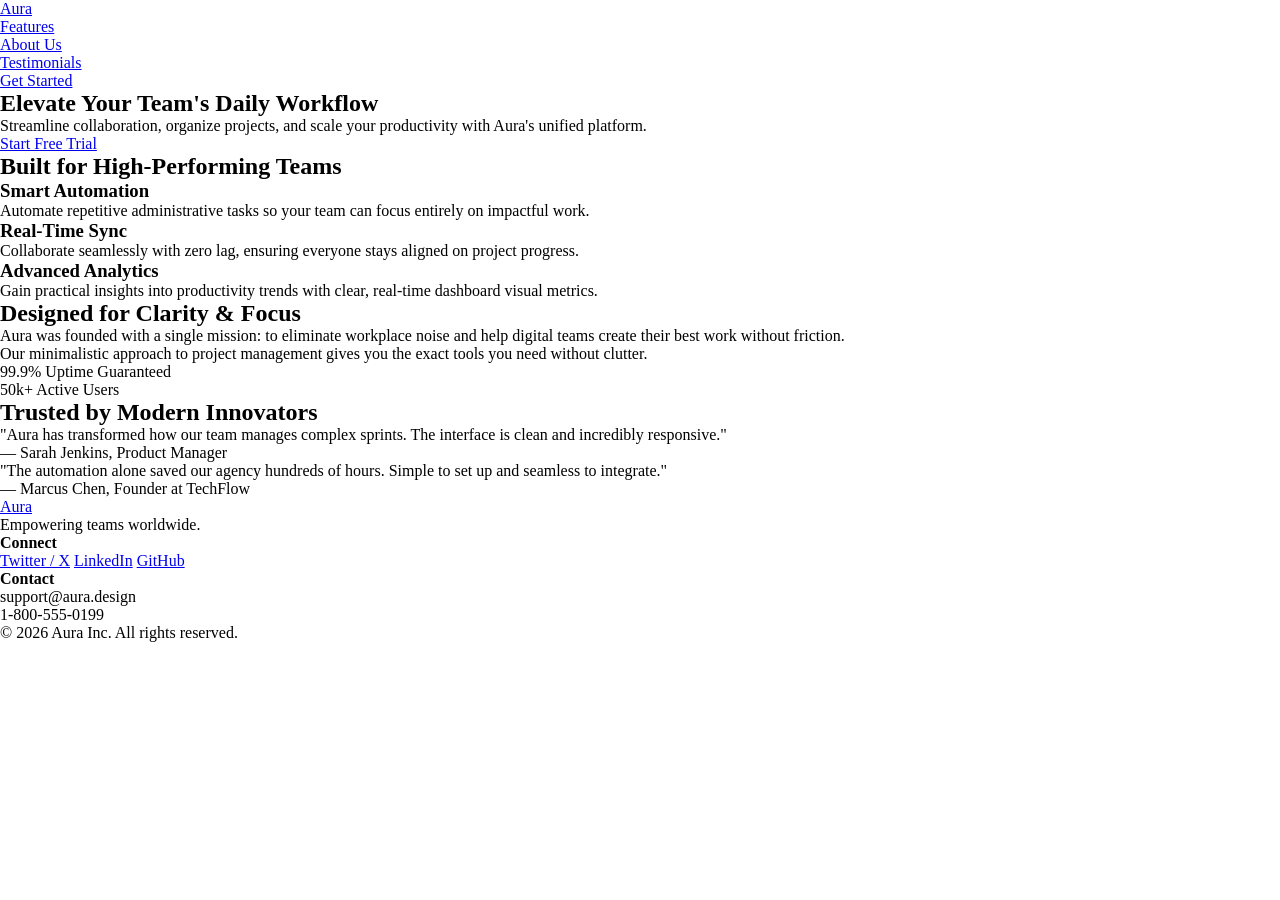
<file: task 1/index.html>
<!DOCTYPE html>
<html lang="en">
<head>
  <meta charset="UTF-8">
  <meta name="viewport" content="width=device-width, initial-scale=1.0">
  <title>Aura — Modern Workspace Solutions</title>
  <link rel="stylesheet" href="styles.css">
  <link rel="preconnect" href="https://fonts.googleapis.com">
  <link rel="preconnect" href="https://fonts.gstatic.com" crossorigin>
  <link href="https://fonts.googleapis.com/css2?family=Inter:wght@400;600;700&display=swap" rel="stylesheet">
</head>
<body>

  <!-- Sticky Navigation Bar -->
  <header class="navbar">
    <div class="nav-container">
      <a href="#" class="logo">Aura</a>
      <nav>
        <ul class="nav-links">
          <li><a href="#features">Features</a></li>
          <li><a href="#about">About Us</a></li>
          <li><a href="#testimonials">Testimonials</a></li>
        </ul>
      </nav>
      <a href="#about" class="btn btn-primary nav-btn">Get Started</a>
    </div>
  </header>

  <main>
    <!-- Hero Section -->
    <section class="hero">
      <div class="container hero-content">
        <h1 class="hero-title">Elevate Your Team's Daily Workflow</h1>
        <p class="hero-subtitle">Streamline collaboration, organize projects, and scale your productivity with Aura's unified platform.</p>
        <a href="#about" class="btn btn-primary btn-large">Start Free Trial</a>
      </div>
    </section>

    <!-- Content Section 1: Features -->
    <section id="features" class="section">
      <div class="container">
        <h2 class="section-title">Built for High-Performing Teams</h2>
        <div class="grid grid-3">
          <div class="card">
            <h3>Smart Automation</h3>
            <p>Automate repetitive administrative tasks so your team can focus entirely on impactful work.</p>
          </div>
          <div class="card">
            <h3>Real-Time Sync</h3>
            <p>Collaborate seamlessly with zero lag, ensuring everyone stays aligned on project progress.</p>
          </div>
          <div class="card">
            <h3>Advanced Analytics</h3>
            <p>Gain practical insights into productivity trends with clear, real-time dashboard visual metrics.</p>
          </div>
        </div>
      </div>
    </section>

    <!-- Content Section 2: About Us -->
    <section id="about" class="section section-alt">
      <div class="container">
        <div class="about-grid">
          <div class="about-text">
            <h2 class="section-title text-left">Designed for Clarity & Focus</h2>
            <p>Aura was founded with a single mission: to eliminate workplace noise and help digital teams create their best work without friction.</p>
            <p>Our minimalistic approach to project management gives you the exact tools you need without clutter.</p>
          </div>
          <div class="about-stat-box">
            <div class="stat">
              <span class="stat-number">99.9%</span>
              <span class="stat-label">Uptime Guaranteed</span>
            </div>
            <div class="stat">
              <span class="stat-number">50k+</span>
              <span class="stat-label">Active Users</span>
            </div>
          </div>
        </div>
      </div>
    </section>

    <!-- Content Section 3: Testimonials -->
    <section id="testimonials" class="section">
      <div class="container">
        <h2 class="section-title">Trusted by Modern Innovators</h2>
        <div class="grid grid-2">
          <div class="card testimonial-card">
            <p class="testimonial-text">"Aura has transformed how our team manages complex sprints. The interface is clean and incredibly responsive."</p>
            <p class="testimonial-author">— Sarah Jenkins, Product Manager</p>
          </div>
          <div class="card testimonial-card">
            <p class="testimonial-text">"The automation alone saved our agency hundreds of hours. Simple to set up and seamless to integrate."</p>
            <p class="testimonial-author">— Marcus Chen, Founder at TechFlow</p>
          </div>
        </div>
      </div>
    </section>
  </main>

  <!-- Footer -->
  <footer class="footer">
    <div class="container footer-content">
      <div class="footer-brand">
        <a href="#" class="logo logo-footer">Aura</a>
        <p>Empowering teams worldwide.</p>
      </div>
      <div class="footer-links">
        <h4>Connect</h4>
        <a href="#">Twitter / X</a>
        <a href="#">LinkedIn</a>
        <a href="#">GitHub</a>
      </div>
      <div class="footer-contact">
        <h4>Contact</h4>
        <p>support@aura.design</p>
        <p>1-800-555-0199</p>
      </div>
    </div>
    <div class="footer-bottom">
      <p>&copy; 2026 Aura Inc. All rights reserved.</p>
    </div>
  </footer>

</body>
</html>
</file>
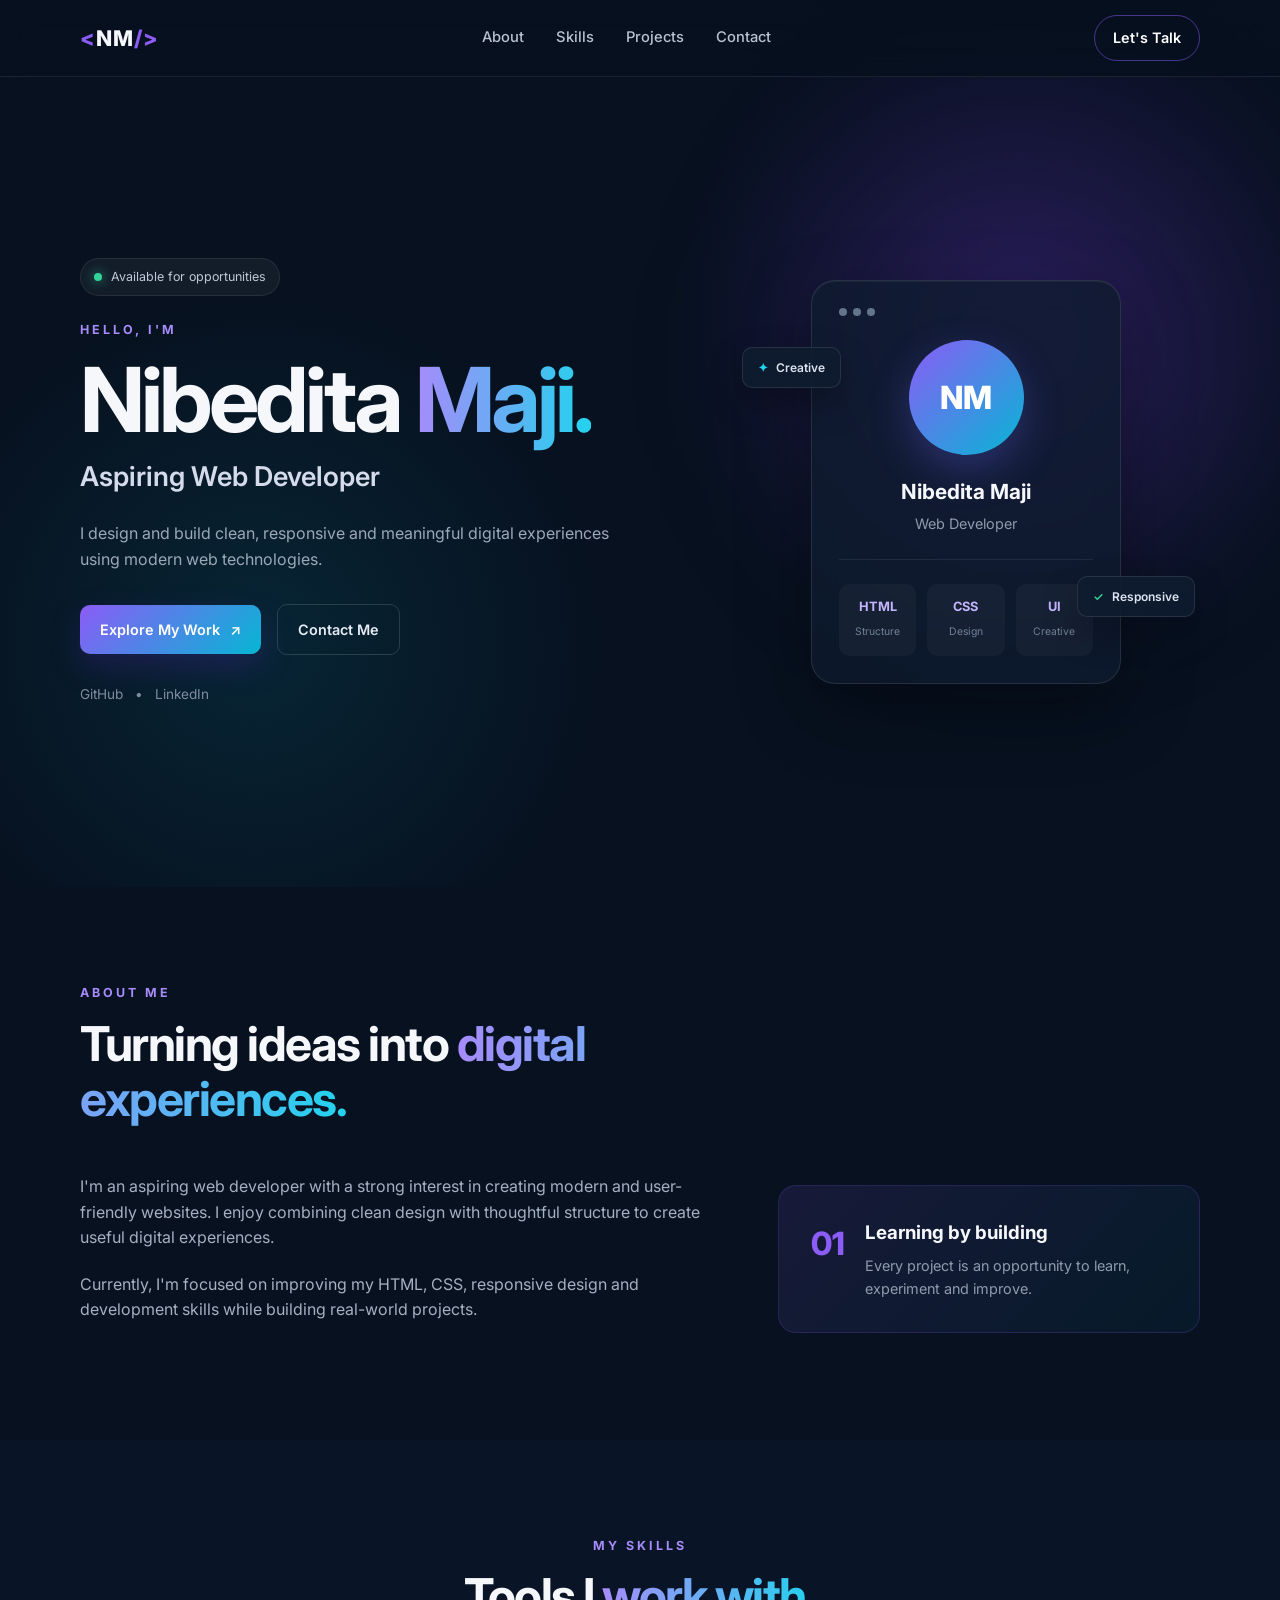
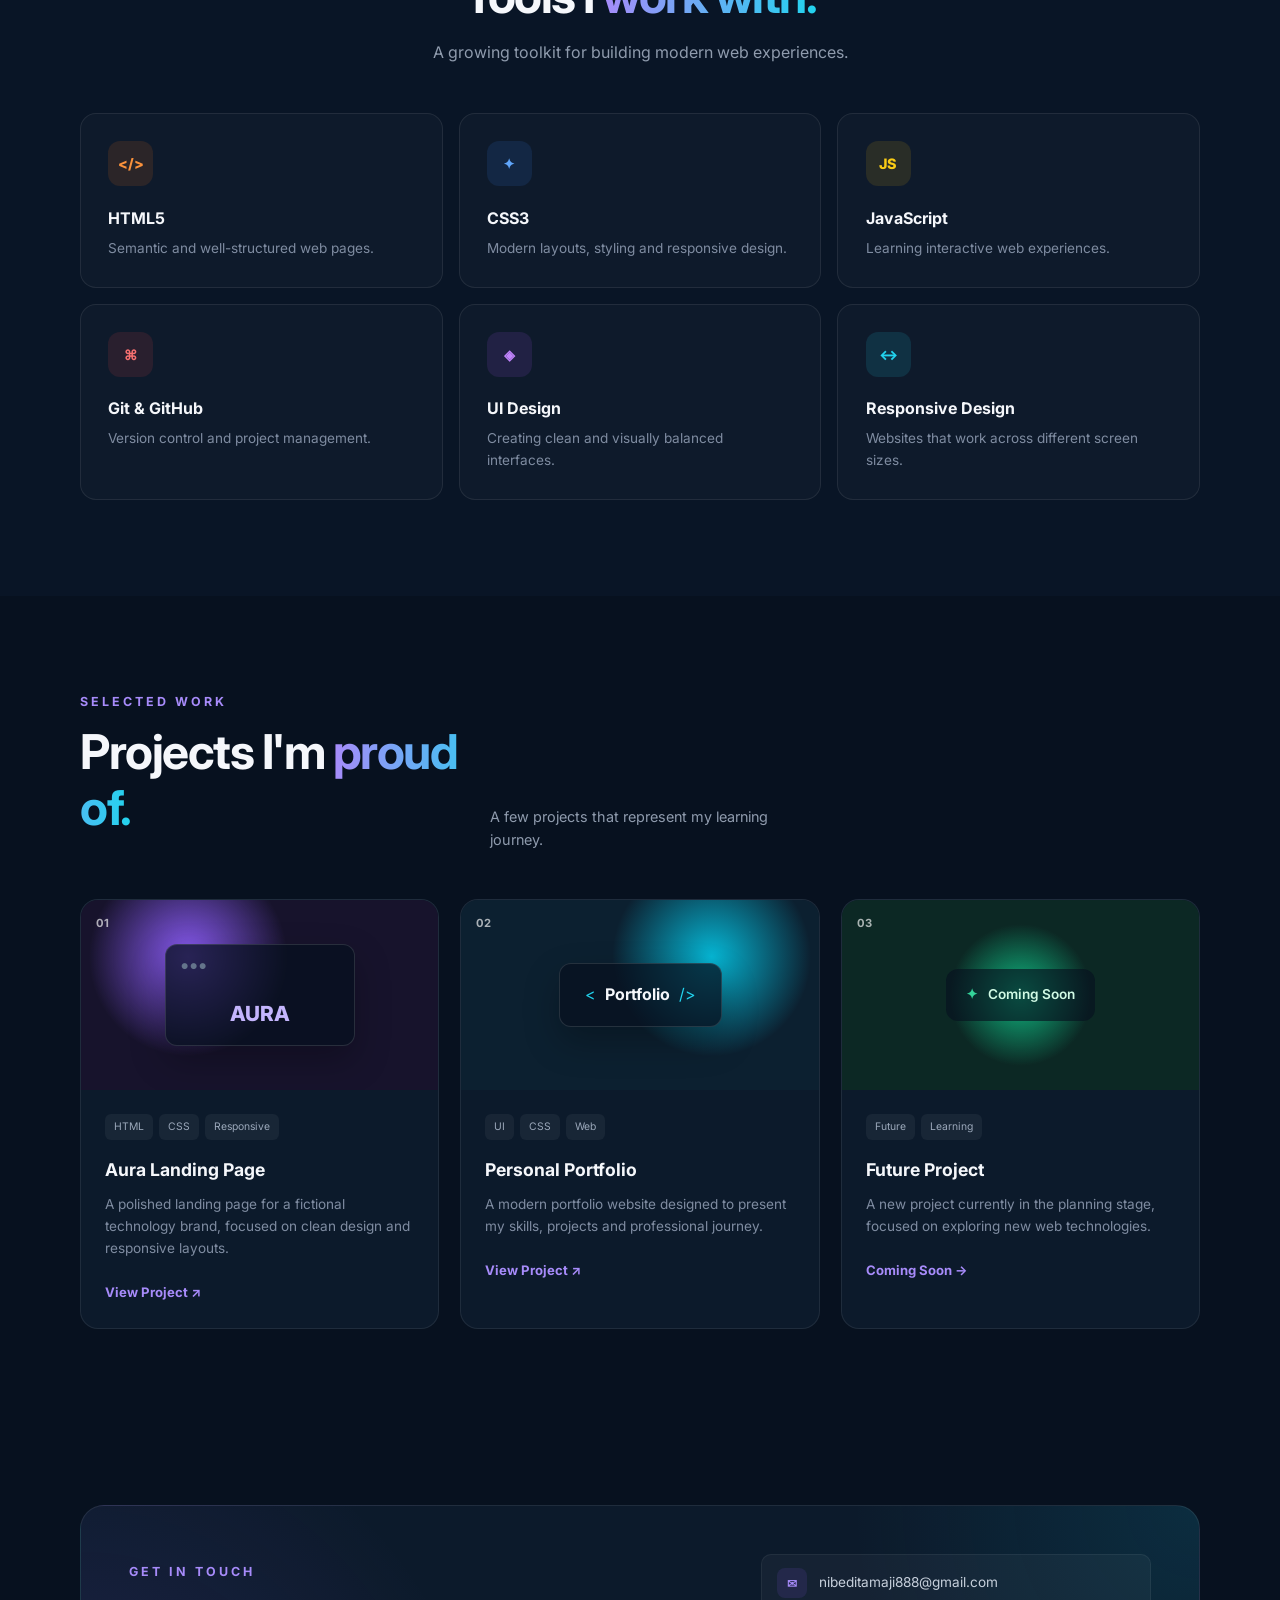
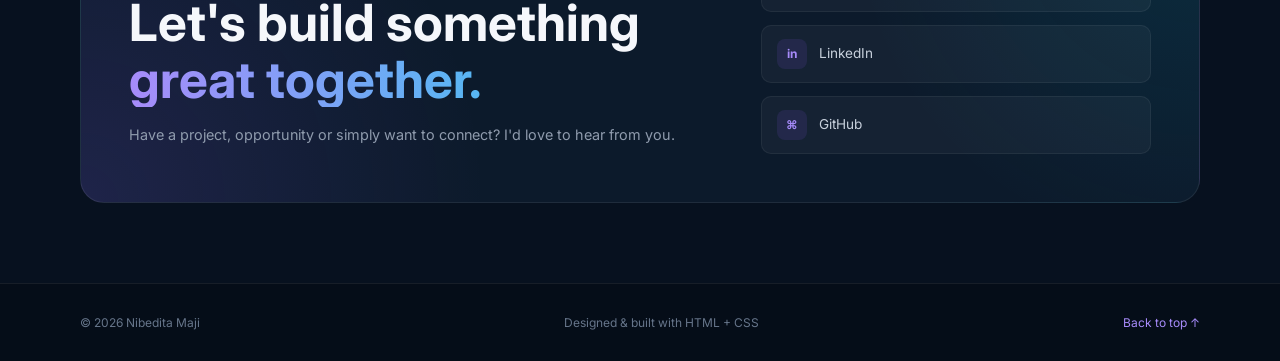
<file: task 2/index.html>
<!DOCTYPE html>
<html lang="en">
<head>
    <meta charset="UTF-8">
    <meta name="viewport" content="width=device-width, initial-scale=1.0">

    <title>Nibedita Maji | Web Developer</title>

    <link rel="preconnect" href="https://fonts.googleapis.com">
    <link rel="preconnect" href="https://fonts.gstatic.com" crossorigin>
    <link href="https://fonts.googleapis.com/css2?family=Inter:wght@400;500;600;700;800&display=swap" rel="stylesheet">

    <link rel="stylesheet" href="styles.css">
</head>

<body>

    <!-- Navigation -->
    <header class="navbar">
        <div class="container nav-container">

            <a href="#home" class="logo">
                <span>&lt;</span>NM<span>/&gt;</span>
            </a>

            <nav class="nav-links">
                <a href="#about">About</a>
                <a href="#skills">Skills</a>
                <a href="#projects">Projects</a>
                <a href="#contact">Contact</a>
            </nav>

            <a href="#contact" class="nav-contact">Let's Talk</a>

        </div>
    </header>


    <!-- Hero -->
    <main>

        <section id="home" class="hero">
            <div class="hero-glow"></div>

            <div class="container hero-container">

                <div class="hero-text">

                    <div class="availability">
                        <span class="status-dot"></span>
                        Available for opportunities
                    </div>

                    <p class="eyebrow">HELLO, I'M</p>

                    <h1>
                        Nibedita <span>Maji.</span>
                    </h1>

                    <h2>
                        Aspiring Web Developer
                    </h2>

                    <p class="hero-description">
                        I design and build clean, responsive and meaningful
                        digital experiences using modern web technologies.
                    </p>

                    <div class="hero-buttons">
                        <a href="#projects" class="btn primary-btn">
                            Explore My Work
                            <span>↗</span>
                        </a>

                        <a href="#contact" class="btn secondary-btn">
                            Contact Me
                        </a>
                    </div>

                    <div class="social-links"> 
                       <a href="https://github.com/Nibedita888/Nibedita-Maji" 
                          target="_blank" 
                          rel="noopener noreferrer" 
                          aria-label="GitHub">
                          GitHub
                        </a> 

                        <span>•</span> 

                        <a href="https://www.linkedin.com/in/nibedita-maji-248890333/" 
                           target="_blank" 
                           rel="noopener noreferrer" 
                           aria-label="LinkedIn">
                           LinkedIn
                        </a>
                    </div>

                </div>


                <!-- Profile Card -->
                <div class="hero-visual">

                    <div class="profile-card">

                        <div class="profile-top">
                            <span class="window-dot"></span>
                            <span class="window-dot"></span>
                            <span class="window-dot"></span>
                        </div>

                        <div class="profile-avatar">
                            NM
                        </div>

                        <h3>Nibedita Maji</h3>

                        <p>Web Developer</p>

                        <div class="profile-line"></div>

                        <div class="profile-stats">
                            <div>
                                <strong>HTML</strong>
                                <small>Structure</small>
                            </div>

                            <div>
                                <strong>CSS</strong>
                                <small>Design</small>
                            </div>

                            <div>
                                <strong>UI</strong>
                                <small>Creative</small>
                            </div>
                        </div>

                    </div>

                    <div class="floating-card card-one">
                        <span>✦</span>
                        Creative
                    </div>

                    <div class="floating-card card-two">
                        <span>✓</span>
                        Responsive
                    </div>

                </div>

            </div>
        </section>


        <!-- About -->
        <section id="about" class="section">
            <div class="container">

                <div class="section-heading">
                    <p class="eyebrow">ABOUT ME</p>
                    <h2>Turning ideas into <span>digital experiences.</span></h2>
                </div>

                <div class="about-grid">

                    <div class="about-text">
                        <p>
                            I'm an aspiring web developer with a strong interest
                            in creating modern and user-friendly websites.
                            I enjoy combining clean design with thoughtful
                            structure to create useful digital experiences.
                        </p>

                        <p>
                            Currently, I'm focused on improving my HTML, CSS,
                            responsive design and development skills while
                            building real-world projects.
                        </p>
                    </div>

                    <div class="about-highlight">

                        <div class="highlight-number">01</div>

                        <div>
                            <h3>Learning by building</h3>
                            <p>
                                Every project is an opportunity to learn,
                                experiment and improve.
                            </p>
                        </div>

                    </div>

                </div>

            </div>
        </section>


        <!-- Skills -->
        <section id="skills" class="section skills-section">
            <div class="container">

                <div class="section-heading center">
                    <p class="eyebrow">MY SKILLS</p>
                    <h2>Tools I <span>work with.</span></h2>
                    <p>
                        A growing toolkit for building modern web experiences.
                    </p>
                </div>

                <div class="skills-grid">

                    <div class="skill-card">
                        <div class="skill-icon html-icon">&lt;/&gt;</div>
                        <h3>HTML5</h3>
                        <p>Semantic and well-structured web pages.</p>
                    </div>

                    <div class="skill-card">
                        <div class="skill-icon css-icon">✦</div>
                        <h3>CSS3</h3>
                        <p>Modern layouts, styling and responsive design.</p>
                    </div>

                    <div class="skill-card">
                        <div class="skill-icon js-icon">JS</div>
                        <h3>JavaScript</h3>
                        <p>Learning interactive web experiences.</p>
                    </div>

                    <div class="skill-card">
                        <div class="skill-icon git-icon">⌘</div>
                        <h3>Git & GitHub</h3>
                        <p>Version control and project management.</p>
                    </div>

                    <div class="skill-card">
                        <div class="skill-icon ui-icon">◈</div>
                        <h3>UI Design</h3>
                        <p>Creating clean and visually balanced interfaces.</p>
                    </div>

                    <div class="skill-card">
                        <div class="skill-icon responsive-icon">↔</div>
                        <h3>Responsive Design</h3>
                        <p>Websites that work across different screen sizes.</p>
                    </div>

                </div>

            </div>
        </section>


        <!-- Projects -->
        <section id="projects" class="section">
            <div class="container">

                <div class="section-heading project-heading">
                    <div>
                        <p class="eyebrow">SELECTED WORK</p>
                        <h2>Projects I'm <span>proud of.</span></h2>
                    </div>

                    <p>
                        A few projects that represent my learning journey.
                    </p>
                </div>


                <div class="projects-grid">

                    <!-- Project 1 -->
                    <article class="project-card">

                        <div class="project-visual project-purple">
                            <span class="project-label">01</span>

                            <div class="mini-browser">
                                <div class="mini-dots">
                                    ● ● ●
                                </div>
                                <div class="mini-content">
                                    AURA
                                </div>
                            </div>
                        </div>

                        <div class="project-content">
                            <div class="project-meta">
                                <span>HTML</span>
                                <span>CSS</span>
                                <span>Responsive</span>
                            </div>

                            <h3>Aura Landing Page</h3>

                            <p>
                                A polished landing page for a fictional
                                technology brand, focused on clean design
                                and responsive layouts.
                            </p>

                            <a href="#" class="project-link">
                                View Project <span>↗</span>
                            </a>
                        </div>

                    </article>


                    <!-- Project 2 -->
                    <article class="project-card">

                        <div class="project-visual project-blue">
                            <span class="project-label">02</span>

                            <div class="code-window">
                                <span>&lt;</span>
                                <strong>Portfolio</strong>
                                <span>/&gt;</span>
                            </div>
                        </div>

                        <div class="project-content">
                            <div class="project-meta">
                                <span>UI</span>
                                <span>CSS</span>
                                <span>Web</span>
                            </div>

                            <h3>Personal Portfolio</h3>

                            <p>
                                A modern portfolio website designed to present
                                my skills, projects and professional journey.
                            </p>

                            <a href="#" class="project-link">
                                View Project <span>↗</span>
                            </a>
                        </div>

                    </article>


                    <!-- Project 3 -->
                    <article class="project-card">

                        <div class="project-visual project-green">
                            <span class="project-label">03</span>

                            <div class="future-project">
                                <span>✦</span>
                                Coming Soon
                            </div>
                        </div>

                        <div class="project-content">
                            <div class="project-meta">
                                <span>Future</span>
                                <span>Learning</span>
                            </div>

                            <h3>Future Project</h3>

                            <p>
                                A new project currently in the planning stage,
                                focused on exploring new web technologies.
                            </p>

                            <a href="#" class="project-link">
                                Coming Soon <span>→</span>
                            </a>
                        </div>

                    </article>

                </div>

            </div>
        </section>


        <!-- Contact -->
        <section id="contact" class="contact-section">
            <div class="container">

                <div class="contact-card">

                    <div>
                        <p class="eyebrow">GET IN TOUCH</p>

                        <h2>
                            Let's build something
                            <span>great together.</span>
                        </h2>

                        <p>
                            Have a project, opportunity or simply want to
                            connect? I'd love to hear from you.
                        </p>
                    </div>

                    <div class="contact-details">

                        <a href="mailto:nibeditamaji888@gmail.com">
                            <span>✉</span>
                            nibeditamaji888@gmail.com
                        </a>

                        <a href="https://www.linkedin.com/in/nibedita-maji-248890333/" 
                           target="_blank" 
                           rel="noopener noreferrer"> 
                           <span>in</span> 
                           LinkedIn 
                        </a> 

                        <a href="https://github.com/Nibedita888/Nibedita-Maji" 
                           target="_blank" 
                           rel="noopener noreferrer"> 
                           <span>⌘</span> 
                           GitHub 
                        </a>

                    </div>

                </div>

            </div>
        </section>

    </main>


    <!-- Footer -->
    <footer class="footer">
        <div class="container footer-content">

            <p>
                © 2026 Nibedita Maji
            </p>

            <p>
                Designed & built with HTML + CSS
            </p>

            <a href="#home">
                Back to top ↑
            </a>

        </div>
    </footer>

</body>
</html>
</file>
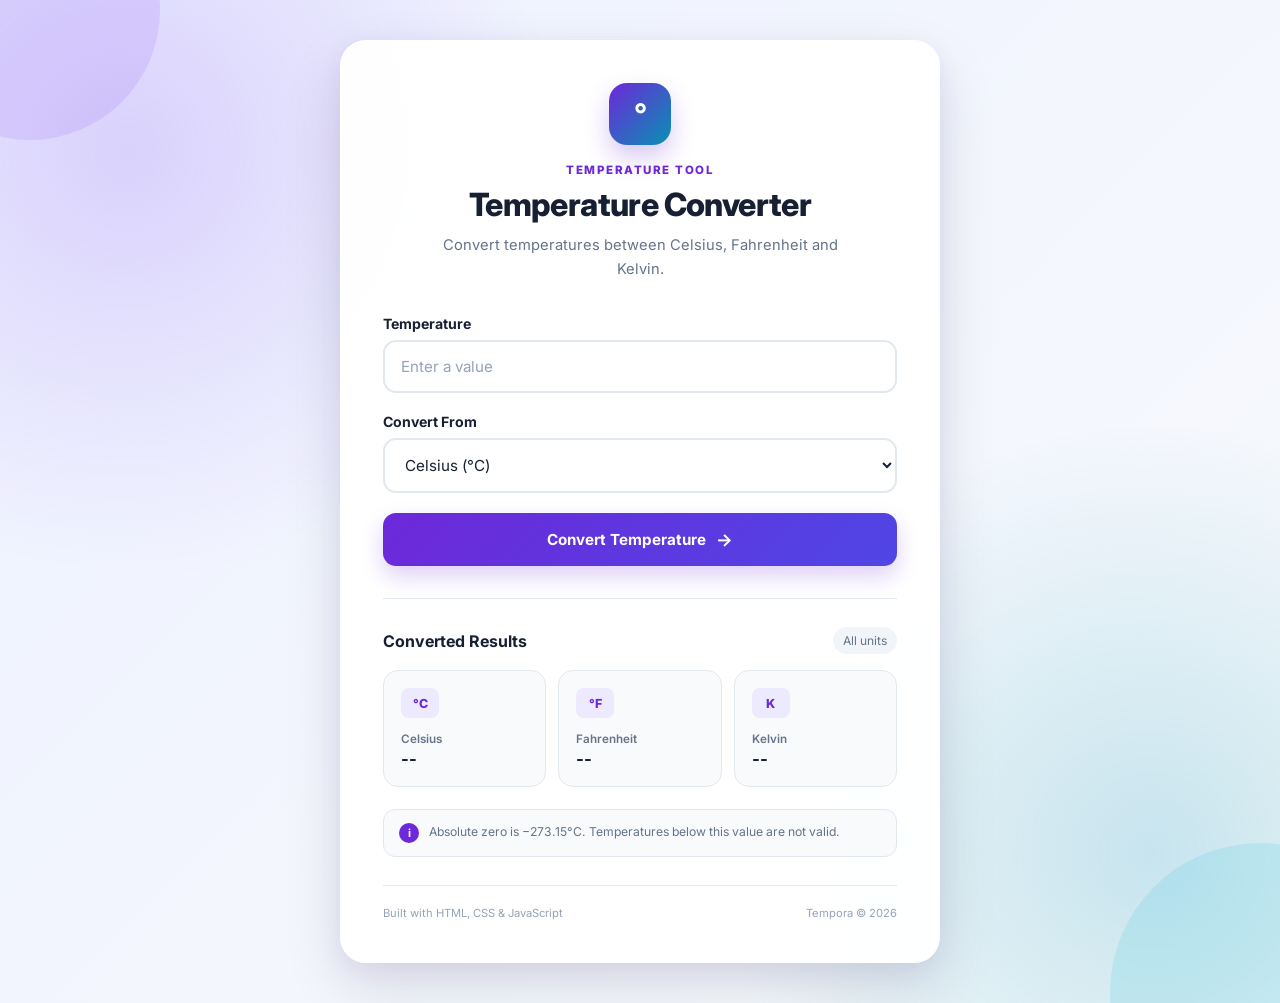
<file: task 3/index.html>
<!DOCTYPE html>
<html lang="en">
<head>
    <meta charset="UTF-8">
    <meta name="viewport" content="width=device-width, initial-scale=1.0">

    <title>Tempora | Temperature Converter</title>

    <!-- Google Font -->
    <link rel="preconnect" href="https://fonts.googleapis.com">
    <link rel="preconnect" href="https://fonts.gstatic.com" crossorigin>

    <link
        href="https://fonts.googleapis.com/css2?family=Inter:wght@400;500;600;700;800&display=swap"
        rel="stylesheet"
    >

    <!-- CSS -->
    <link rel="stylesheet" href="styles.css">
</head>

<body>

    <main class="page">

        <!-- Background Decoration -->
        <div class="shape shape-one"></div>
        <div class="shape shape-two"></div>

        <!-- Main Converter -->
        <section class="converter-card">

            <!-- Header -->
            <header class="header">

                <div class="logo-icon">°</div>

                <p class="small-title">TEMPERATURE TOOL</p>

                <h1>Temperature Converter</h1>

                <p class="subtitle">
                    Convert temperatures between Celsius,
                    Fahrenheit and Kelvin.
                </p>

            </header>


            <!-- Converter Form -->
            <div class="converter-form">

                <!-- Temperature Input -->
                <div class="form-group">

                    <label for="temperature">
                        Temperature
                    </label>

                    <input
                        type="number"
                        id="temperature"
                        placeholder="Enter a value"
                        step="any"
                        autocomplete="off"
                    >

                </div>


                <!-- Unit Selection -->
                <div class="form-group">

                    <label for="unit">
                        Convert From
                    </label>

                    <select id="unit">

                        <option value="celsius">
                            Celsius (°C)
                        </option>

                        <option value="fahrenheit">
                            Fahrenheit (°F)
                        </option>

                        <option value="kelvin">
                            Kelvin (K)
                        </option>

                    </select>

                </div>


                <!-- Error -->
                <div
                    id="errorMessage"
                    class="error-message"
                    role="alert"
                ></div>


                <!-- Button -->
                <button
                    type="button"
                    id="convertBtn"
                    class="convert-btn"
                >
                    Convert Temperature
                    <span>→</span>
                </button>

            </div>


            <!-- Results -->
            <section class="results">

                <div class="results-header">
                    <h2>Converted Results</h2>
                    <span>All units</span>
                </div>


                <div class="result-grid">

                    <!-- Celsius -->
                    <div class="result-card">

                        <div class="result-icon">°C</div>

                        <div>
                            <p>Celsius</p>

                            <strong id="celsiusResult">
                                --
                            </strong>
                        </div>

                    </div>


                    <!-- Fahrenheit -->
                    <div class="result-card">

                        <div class="result-icon">°F</div>

                        <div>
                            <p>Fahrenheit</p>

                            <strong id="fahrenheitResult">
                                --
                            </strong>
                        </div>

                    </div>


                    <!-- Kelvin -->
                    <div class="result-card">

                        <div class="result-icon">K</div>

                        <div>
                            <p>Kelvin</p>

                            <strong id="kelvinResult">
                                --
                            </strong>
                        </div>

                    </div>

                </div>

            </section>


            <!-- Information -->
            <div class="info-box">

                <span>i</span>

                <p>
                    Absolute zero is −273.15°C.
                    Temperatures below this value are not valid.
                </p>

            </div>


            <!-- Footer -->
            <footer class="footer">
                <p>Built with HTML, CSS & JavaScript</p>
                <p>Tempora © 2026</p>
            </footer>

        </section>

    </main>


    <!-- JavaScript -->
    <script src="script.js"></script>

</body>
</html>
</file>
<file: task 1/styles.css>
/* --- Global Resets & Typography --- */
*, *::before, *::after {
  box-sizing: border-box;
  margin: 0;
  padding: 0;
}

:root {
  --primary-color: #4f46e5;
  --primary-hover: #4338ca;
  --bg-dark: #0f172a;
  --bg-light: #ffffff;
  --bg-alt: #f8fafc;
  --text-main: #1e293b;
  --text-muted: #64748b;
  --border-color: #e2e8f0;
  --font-family: 'Inter', system-ui, sans-serif;
}
</file>
<file: task 2/styles.css>
/* ================================
   RESET & BASIC SETTINGS
================================ */

* {
    margin: 0;
    padding: 0;
    box-sizing: border-box;
}

html {
    scroll-behavior: smooth;
}

body {
    font-family: "Inter", sans-serif;
    background: #07111f;
    color: #f5f7fb;
    line-height: 1.6;
    overflow-x: hidden;
}

a {
    text-decoration: none;
    color: inherit;
}

.container {
    width: min(1120px, 90%);
    margin: 0 auto;
}


/* ================================
   NAVIGATION
================================ */

.navbar {
    position: sticky;
    top: 0;
    z-index: 1000;

    background: rgba(7, 17, 31, 0.82);
    backdrop-filter: blur(16px);

    border-bottom: 1px solid rgba(255, 255, 255, 0.08);
}

.nav-container {
    min-height: 76px;

    display: flex;
    align-items: center;
    justify-content: space-between;

    gap: 2rem;
}

.logo {
    font-size: 1.35rem;
    font-weight: 800;
    letter-spacing: 1px;
}

.logo span {
    color: #8b5cf6;
}

.nav-links {
    display: flex;
    align-items: center;
    gap: 2rem;
}

.nav-links a {
    color: #b8c2d1;
    font-size: 0.92rem;
    font-weight: 500;

    transition: 0.3s ease;
}

.nav-links a:hover {
    color: #ffffff;
}

.nav-contact {
    padding: 10px 18px;

    border: 1px solid rgba(139, 92, 246, 0.5);
    border-radius: 999px;

    color: #ffffff;
    font-size: 0.9rem;
    font-weight: 600;

    transition: 0.3s ease;
}

.nav-contact:hover {
    background: #8b5cf6;
    border-color: #8b5cf6;
    transform: translateY(-2px);
}


/* ================================
   HERO SECTION
================================ */

.hero {
    position: relative;
    min-height: 90vh;

    display: flex;
    align-items: center;

    padding: 6rem 0;

    background:
        radial-gradient(circle at 80% 30%, rgba(91, 33, 182, 0.25), transparent 30%),
        radial-gradient(circle at 20% 70%, rgba(6, 182, 212, 0.12), transparent 30%);
}

.hero-glow {
    position: absolute;

    width: 400px;
    height: 400px;

    top: 10%;
    right: 5%;

    background: rgba(139, 92, 246, 0.12);
    filter: blur(100px);

    border-radius: 50%;

    pointer-events: none;
}

.hero-container {
    position: relative;
    z-index: 2;

    display: grid;
    grid-template-columns: 1.1fr 0.9fr;

    align-items: center;

    gap: 5rem;
}

.hero-text {
    max-width: 650px;
}


/* Availability */

.availability {
    display: inline-flex;
    align-items: center;
    gap: 9px;

    padding: 8px 13px;

    margin-bottom: 1.5rem;

    background: rgba(255, 255, 255, 0.05);

    border: 1px solid rgba(255, 255, 255, 0.08);

    border-radius: 999px;

    color: #bfc8d6;
    font-size: 0.78rem;
}

.status-dot {
    width: 8px;
    height: 8px;

    background: #34d399;
    border-radius: 50%;

    box-shadow: 0 0 12px rgba(52, 211, 153, 0.8);
}


/* Small headings */

.eyebrow {
    margin-bottom: 0.8rem;

    color: #a78bfa;

    font-size: 0.78rem;
    font-weight: 700;

    letter-spacing: 3px;
}


/* Hero title */

.hero h1 {
    margin-bottom: 0.5rem;

    font-size: clamp(3rem, 7vw, 5.8rem);
    line-height: 1.05;

    letter-spacing: -4px;
}

.hero h1 span {
    background: linear-gradient(90deg, #a78bfa, #22d3ee);

    -webkit-background-clip: text;
    -webkit-text-fill-color: transparent;
}

.hero h2 {
    margin-bottom: 1.4rem;

    color: #d5dbea;

    font-size: clamp(1.25rem, 3vw, 1.7rem);
    font-weight: 600;
}

.hero-description {
    max-width: 570px;

    margin-bottom: 2rem;

    color: #9ba8ba;

    font-size: 1rem;
}


/* Buttons */

.hero-buttons {
    display: flex;
    align-items: center;
    gap: 1rem;

    margin-bottom: 1.8rem;
}

.btn {
    display: inline-flex;
    align-items: center;
    justify-content: center;
    gap: 10px;

    padding: 13px 20px;

    border-radius: 10px;

    font-size: 0.9rem;
    font-weight: 600;

    transition: 0.3s ease;
}

.primary-btn {
    background: linear-gradient(135deg, #8b5cf6, #06b6d4);

    color: white;

    box-shadow: 0 12px 30px rgba(91, 33, 182, 0.25);
}

.primary-btn:hover {
    transform: translateY(-3px);
    box-shadow: 0 18px 35px rgba(91, 33, 182, 0.35);
}

.secondary-btn {
    border: 1px solid rgba(255, 255, 255, 0.14);

    color: #e7ebf3;
}

.secondary-btn:hover {
    background: rgba(255, 255, 255, 0.06);
    transform: translateY(-3px);
}


/* Social links */

.social-links {
    display: flex;
    align-items: center;
    gap: 12px;

    color: #7f8ca1;

    font-size: 0.85rem;
}

.social-links a {
    transition: 0.3s ease;
}

.social-links a:hover {
    color: #a78bfa;
}


/* ================================
   PROFILE CARD
================================ */

.hero-visual {
    position: relative;

    min-height: 430px;

    display: flex;
    align-items: center;
    justify-content: center;
}

.profile-card {
    width: 310px;

    padding: 1.7rem;

    background: rgba(15, 28, 47, 0.78);

    border: 1px solid rgba(255, 255, 255, 0.1);

    border-radius: 24px;

    text-align: center;

    box-shadow:
        0 25px 70px rgba(0, 0, 0, 0.35),
        inset 0 1px 0 rgba(255, 255, 255, 0.05);

    backdrop-filter: blur(15px);
}

.profile-top {
    display: flex;
    gap: 6px;

    margin-bottom: 1.5rem;
}

.window-dot {
    width: 8px;
    height: 8px;

    background: #64748b;

    border-radius: 50%;
}

.profile-avatar {
    width: 115px;
    height: 115px;

    margin: 0 auto 1.2rem;

    display: flex;
    align-items: center;
    justify-content: center;

    background: linear-gradient(135deg, #8b5cf6, #06b6d4);

    border-radius: 50%;

    color: white;

    font-size: 2rem;
    font-weight: 800;

    box-shadow: 0 15px 40px rgba(99, 102, 241, 0.3);
}

.profile-card h3 {
    margin-bottom: 0.25rem;

    font-size: 1.3rem;
}

.profile-card > p {
    color: #8f9bad;
    font-size: 0.9rem;
}

.profile-line {
    height: 1px;

    margin: 1.5rem 0;

    background: rgba(255, 255, 255, 0.08);
}

.profile-stats {
    display: grid;
    grid-template-columns: repeat(3, 1fr);
    gap: 0.7rem;
}

.profile-stats div {
    padding: 0.8rem 0.4rem;

    background: rgba(255, 255, 255, 0.035);

    border-radius: 10px;
}

.profile-stats strong {
    display: block;

    color: #c4b5fd;

    font-size: 0.8rem;
}

.profile-stats small {
    color: #718096;
    font-size: 0.65rem;
}


/* Floating cards */

.floating-card {
    position: absolute;

    padding: 10px 15px;

    background: rgba(15, 28, 47, 0.9);

    border: 1px solid rgba(255, 255, 255, 0.1);

    border-radius: 10px;

    color: #dce4ef;

    font-size: 0.75rem;
    font-weight: 600;

    box-shadow: 0 15px 35px rgba(0, 0, 0, 0.25);
}

.floating-card span {
    color: #22d3ee;
    margin-right: 5px;
}

.card-one {
    top: 80px;
    left: 10px;
}

.card-two {
    right: 5px;
    bottom: 80px;
}

.card-two span {
    color: #34d399;
}


/* ================================
   GENERAL SECTIONS
================================ */

.section {
    padding: 6rem 0;
}

.section-heading {
    max-width: 700px;
    margin-bottom: 3rem;
}

.section-heading.center {
    text-align: center;
    margin-left: auto;
    margin-right: auto;
}

.section-heading h2 {
    margin-bottom: 1rem;

    font-size: clamp(2rem, 4vw, 3rem);
    line-height: 1.15;

    letter-spacing: -1.5px;
}

.section-heading h2 span {
    background: linear-gradient(90deg, #a78bfa, #22d3ee);

    -webkit-background-clip: text;
    -webkit-text-fill-color: transparent;
}

.section-heading > p:last-child {
    color: #8f9bad;
}


/* ================================
   ABOUT
================================ */

.about-grid {
    display: grid;
    grid-template-columns: 1.2fr 0.8fr;

    gap: 4rem;

    align-items: center;
}

.about-text p {
    margin-bottom: 1.3rem;

    color: #a5b0c0;

    font-size: 1rem;
}

.about-highlight {
    display: flex;
    gap: 1.3rem;

    padding: 2rem;

    background:
        linear-gradient(
            135deg,
            rgba(139, 92, 246, 0.12),
            rgba(6, 182, 212, 0.06)
        );

    border: 1px solid rgba(139, 92, 246, 0.18);

    border-radius: 18px;
}

.highlight-number {
    color: #8b5cf6;

    font-size: 2rem;
    font-weight: 800;
}

.about-highlight h3 {
    margin-bottom: 0.4rem;
}

.about-highlight p {
    color: #8f9bad;
    font-size: 0.9rem;
}


/* ================================
   SKILLS
================================ */

.skills-section {
    background: #091526;
}

.skills-grid {
    display: grid;

    grid-template-columns: repeat(3, 1fr);

    gap: 1rem;
}

.skill-card {
    padding: 1.7rem;

    background: rgba(255, 255, 255, 0.025);

    border: 1px solid rgba(255, 255, 255, 0.08);

    border-radius: 16px;

    transition: 0.3s ease;
}

.skill-card:hover {
    transform: translateY(-6px);

    border-color: rgba(139, 92, 246, 0.4);

    background: rgba(139, 92, 246, 0.06);
}

.skill-icon {
    width: 45px;
    height: 45px;

    margin-bottom: 1.2rem;

    display: flex;
    align-items: center;
    justify-content: center;

    border-radius: 12px;

    font-weight: 800;
    font-size: 0.9rem;
}

.html-icon {
    background: rgba(249, 115, 22, 0.12);
    color: #fb923c;
}

.css-icon {
    background: rgba(59, 130, 246, 0.12);
    color: #60a5fa;
}

.js-icon {
    background: rgba(234, 179, 8, 0.12);
    color: #facc15;
}

.git-icon {
    background: rgba(239, 68, 68, 0.12);
    color: #f87171;
}

.ui-icon {
    background: rgba(168, 85, 247, 0.12);
    color: #c084fc;
}

.responsive-icon {
    background: rgba(34, 211, 238, 0.12);
    color: #22d3ee;
}

.skill-card h3 {
    margin-bottom: 0.4rem;

    font-size: 1rem;
}

.skill-card p {
    color: #7f8ca1;

    font-size: 0.85rem;
}


/* ================================
   PROJECTS
================================ */

.project-heading {
    display: flex;
    justify-content: space-between;
    align-items: end;

    gap: 2rem;
}

.project-heading > p {
    max-width: 300px;

    color: #7f8ca1;

    font-size: 0.9rem;
}

.projects-grid {
    display: grid;

    grid-template-columns: repeat(3, 1fr);

    gap: 1.3rem;
}

.project-card {
    overflow: hidden;

    background: #0c1a2b;

    border: 1px solid rgba(255, 255, 255, 0.08);

    border-radius: 18px;

    transition: 0.3s ease;
}

.project-card:hover {
    transform: translateY(-8px);

    border-color: rgba(139, 92, 246, 0.35);

    box-shadow: 0 20px 45px rgba(0, 0, 0, 0.25);
}

.project-visual {
    min-height: 190px;

    position: relative;

    display: flex;
    align-items: center;
    justify-content: center;

    overflow: hidden;
}

.project-purple {
    background:
        radial-gradient(circle at 30% 30%, #8b5cf6, transparent 35%),
        #17132c;
}

.project-blue {
    background:
        radial-gradient(circle at 70% 30%, #06b6d4, transparent 35%),
        #0c2030;
}

.project-green {
    background:
        radial-gradient(circle at 50% 50%, #10b981, transparent 35%),
        #0c2824;
}

.project-label {
    position: absolute;

    top: 15px;
    left: 15px;

    color: rgba(255, 255, 255, 0.65);

    font-size: 0.7rem;
    font-weight: 700;
}

.mini-browser {
    width: 190px;

    padding: 15px;

    background: rgba(7, 17, 31, 0.75);

    border: 1px solid rgba(255, 255, 255, 0.12);

    border-radius: 12px;

    box-shadow: 0 15px 35px rgba(0, 0, 0, 0.25);
}

.mini-dots {
    color: #64748b;

    font-size: 0.5rem;

    margin-bottom: 1.5rem;
}

.mini-content {
    color: #c4b5fd;

    font-size: 1.3rem;
    font-weight: 800;

    text-align: center;
}

.code-window {
    padding: 18px 25px;

    background: rgba(7, 17, 31, 0.75);

    border: 1px solid rgba(255, 255, 255, 0.12);

    border-radius: 12px;

    color: #22d3ee;

    box-shadow: 0 15px 35px rgba(0, 0, 0, 0.25);
}

.code-window strong {
    margin: 0 5px;

    color: #f5f7fb;
}

.future-project {
    padding: 15px 20px;

    background: rgba(7, 17, 31, 0.65);

    border-radius: 12px;

    color: #d1fae5;

    font-size: 0.85rem;
    font-weight: 600;
}

.future-project span {
    color: #34d399;
    margin-right: 7px;
}

.project-content {
    padding: 1.5rem;
}

.project-meta {
    display: flex;
    flex-wrap: wrap;
    gap: 6px;

    margin-bottom: 1rem;
}

.project-meta span {
    padding: 5px 9px;

    background: rgba(255, 255, 255, 0.05);

    border-radius: 6px;

    color: #9ba8ba;

    font-size: 0.65rem;
}

.project-content h3 {
    margin-bottom: 0.6rem;

    font-size: 1.1rem;
}

.project-content p {
    margin-bottom: 1.2rem;

    color: #7f8ca1;

    font-size: 0.85rem;
}

.project-link {
    color: #a78bfa;

    font-size: 0.82rem;
    font-weight: 700;

    transition: 0.3s ease;
}

.project-link:hover {
    color: #22d3ee;
}


/* ================================
   CONTACT
================================ */

.contact-section {
    padding: 5rem 0;
}

.contact-card {
    display: grid;

    grid-template-columns: 1.2fr 0.8fr;

    gap: 3rem;

    align-items: center;

    padding: 3rem;

    background:
        radial-gradient(
            circle at 100% 0%,
            rgba(6, 182, 212, 0.12),
            transparent 30%
        ),
        radial-gradient(
            circle at 0% 100%,
            rgba(139, 92, 246, 0.15),
            transparent 35%
        ),
        #0c1a2b;

    border: 1px solid rgba(255, 255, 255, 0.08);

    border-radius: 24px;
}

.contact-card h2 {
    max-width: 600px;

    margin-bottom: 1rem;

    font-size: clamp(2rem, 4vw, 3.2rem);

    line-height: 1.1;
}

.contact-card h2 span {
    display: block;

    background: linear-gradient(90deg, #a78bfa, #22d3ee);

    -webkit-background-clip: text;
    -webkit-text-fill-color: transparent;
}

.contact-card > div:first-child > p:last-child {
    max-width: 550px;

    color: #8f9bad;

    font-size: 0.9rem;
}

.contact-details {
    display: flex;
    flex-direction: column;
    gap: 0.8rem;
}

.contact-details a {
    display: flex;
    align-items: center;
    gap: 12px;

    padding: 13px 15px;

    background: rgba(255, 255, 255, 0.04);

    border: 1px solid rgba(255, 255, 255, 0.06);

    border-radius: 10px;

    color: #c7d0dc;

    font-size: 0.85rem;

    transition: 0.3s ease;
}

.contact-details a:hover {
    background: rgba(139, 92, 246, 0.1);

    border-color: rgba(139, 92, 246, 0.3);

    transform: translateX(4px);
}

.contact-details a span {
    width: 30px;
    height: 30px;

    display: flex;
    align-items: center;
    justify-content: center;

    background: rgba(139, 92, 246, 0.12);

    border-radius: 8px;

    color: #a78bfa;

    font-size: 0.75rem;
    font-weight: 700;
}


/* ================================
   FOOTER
================================ */

.footer {
    padding: 1.8rem 0;

    border-top: 1px solid rgba(255, 255, 255, 0.07);

    background: #050d18;
}

.footer-content {
    display: flex;
    align-items: center;
    justify-content: space-between;

    gap: 1rem;

    color: #66758a;

    font-size: 0.75rem;
}

.footer a {
    color: #a78bfa;

    transition: 0.3s ease;
}

.footer a:hover {
    color: #22d3ee;
}


/* ================================
   RESPONSIVE - TABLET
================================ */

@media (max-width: 900px) {

    .hero-container {
        grid-template-columns: 1fr;

        text-align: center;

        gap: 3rem;
    }

    .hero-text {
        margin: 0 auto;
    }

    .hero-buttons,
    .social-links {
        justify-content: center;
    }

    .hero-visual {
        min-height: 390px;
    }

    .about-grid {
        grid-template-columns: 1fr;

        gap: 2rem;
    }

    .skills-grid {
        grid-template-columns: repeat(2, 1fr);
    }

    .projects-grid {
        grid-template-columns: 1fr;
    }

    .project-heading {
        align-items: start;
        flex-direction: column;
    }

    .contact-card {
        grid-template-columns: 1fr;
    }
}


/* ================================
   RESPONSIVE - MOBILE
================================ */

@media (max-width: 600px) {

    .container {
        width: min(92%, 520px);
    }

    .nav-container {
        min-height: 70px;

        flex-wrap: wrap;

        justify-content: center;

        gap: 0.8rem;
    }

    .logo {
        width: 100%;

        text-align: center;
    }

    .nav-links {
        gap: 1rem;

        justify-content: center;
        flex-wrap: wrap;
    }

    .nav-links a {
        font-size: 0.78rem;
    }

    .nav-contact {
        display: none;
    }

    .hero {
        min-height: auto;

        padding: 4rem 0;
    }

    .hero h1 {
        font-size: 3rem;

        letter-spacing: -2px;
    }

    .hero h2 {
        font-size: 1.2rem;
    }

    .hero-description {
        font-size: 0.9rem;
    }

    .hero-buttons {
        flex-direction: column;
    }

    .btn {
        width: 100%;
    }

    .hero-visual {
        min-height: 350px;
    }

    .profile-card {
        width: 280px;
    }

    .card-one {
        left: 0;
        top: 55px;
    }

    .card-two {
        right: 0;
        bottom: 55px;
    }

    .section {
        padding: 4rem 0;
    }

    .section-heading h2 {
        font-size: 2rem;
    }

    .skills-grid {
        grid-template-columns: 1fr;
    }

    .contact-card {
        padding: 2rem 1.3rem;
    }

    .contact-card h2 {
        font-size: 2rem;
    }

    .footer-content {
        flex-direction: column;

        text-align: center;
    }
}
</file>
<file: task 3/styles.css>
/* ==============================
   RESET
================================ */

* {
    margin: 0;
    padding: 0;
    box-sizing: border-box;
}


/* ==============================
   VARIABLES
================================ */

:root {
    --primary: #6d28d9;
    --primary-light: #8b5cf6;
    --secondary: #0891b2;

    --dark: #172033;
    --text: #475569;
    --muted: #64748b;

    --white: #ffffff;
    --light: #f8fafc;
    --border: #e2e8f0;

    --danger: #dc2626;
    --danger-bg: #fef2f2;
}


/* ==============================
   BODY
================================ */

body {
    font-family: "Inter", sans-serif;
    color: var(--text);
    background: #f1f5f9;
}


/* ==============================
   PAGE
================================ */

.page {
    min-height: 100vh;

    display: flex;
    align-items: center;
    justify-content: center;

    padding: 40px 20px;

    position: relative;
    overflow: hidden;

    background:
        radial-gradient(
            circle at 10% 15%,
            rgba(139, 92, 246, 0.22),
            transparent 30%
        ),
        radial-gradient(
            circle at 90% 85%,
            rgba(8, 145, 178, 0.20),
            transparent 30%
        ),
        linear-gradient(
            135deg,
            #eef2ff,
            #f8fafc
        );
}


/* ==============================
   BACKGROUND SHAPES
================================ */

.shape {
    position: absolute;
    border-radius: 50%;
    pointer-events: none;
}

.shape-one {
    width: 260px;
    height: 260px;

    top: -120px;
    left: -100px;

    background: rgba(124, 58, 237, 0.12);
}

.shape-two {
    width: 300px;
    height: 300px;

    right: -130px;
    bottom: -140px;

    background: rgba(6, 182, 212, 0.12);
}


/* ==============================
   CONVERTER CARD
================================ */

.converter-card {
    width: 100%;
    max-width: 600px;

    position: relative;
    z-index: 2;

    padding: 42px;

    background: rgba(255, 255, 255, 0.96);

    border: 1px solid rgba(255, 255, 255, 0.8);

    border-radius: 26px;

    box-shadow:
        0 25px 60px rgba(15, 23, 42, 0.12),
        0 8px 25px rgba(109, 40, 217, 0.07);
}


/* ==============================
   HEADER
================================ */

.header {
    text-align: center;
    margin-bottom: 34px;
}

.logo-icon {
    width: 62px;
    height: 62px;

    margin: 0 auto 18px;

    display: flex;
    align-items: center;
    justify-content: center;

    border-radius: 18px;

    color: white;

    font-size: 30px;
    font-weight: 700;

    background: linear-gradient(
        135deg,
        var(--primary),
        var(--secondary)
    );

    box-shadow:
        0 12px 25px rgba(109, 40, 217, 0.25);
}

.small-title {
    color: var(--primary);

    font-size: 0.72rem;
    font-weight: 800;

    letter-spacing: 1.5px;

    margin-bottom: 8px;
}

.header h1 {
    color: var(--dark);

    font-size: 2rem;
    font-weight: 800;

    letter-spacing: -0.6px;

    margin-bottom: 10px;
}

.subtitle {
    max-width: 440px;

    margin: auto;

    color: var(--muted);

    font-size: 0.92rem;
    line-height: 1.6;
}


/* ==============================
   FORM
================================ */

.converter-form {
    display: flex;
    flex-direction: column;

    gap: 20px;
}

.form-group {
    display: flex;
    flex-direction: column;

    gap: 8px;
}

.form-group label {
    color: var(--dark);

    font-size: 0.88rem;
    font-weight: 700;
}


/* ==============================
   INPUT & SELECT
================================ */

.form-group input,
.form-group select {
    width: 100%;

    padding: 15px 16px;

    border: 2px solid var(--border);

    border-radius: 13px;

    outline: none;

    background: white;

    color: var(--dark);

    font-family: inherit;
    font-size: 0.95rem;

    transition: 0.25s ease;
}

.form-group input:focus,
.form-group select:focus {
    border-color: var(--primary);

    box-shadow:
        0 0 0 4px rgba(109, 40, 217, 0.09);
}

.form-group input::placeholder {
    color: #94a3b8;
}

.form-group select {
    cursor: pointer;
}


/* ==============================
   ERROR
================================ */

.error-message {
    display: none;

    padding: 12px 14px;

    border-radius: 11px;

    color: var(--danger);

    background: var(--danger-bg);

    border: 1px solid #fecaca;

    font-size: 0.84rem;

    line-height: 1.5;
}

.error-message.show {
    display: block;
}


/* ==============================
   BUTTON
================================ */

.convert-btn {
    width: 100%;

    border: none;
    border-radius: 13px;

    padding: 16px 20px;

    display: flex;
    align-items: center;
    justify-content: center;
    gap: 10px;

    color: white;

    background: linear-gradient(
        135deg,
        var(--primary),
        #4f46e5
    );

    font-family: inherit;
    font-size: 0.95rem;
    font-weight: 700;

    cursor: pointer;

    box-shadow:
        0 10px 22px rgba(109, 40, 217, 0.22);

    transition: 0.25s ease;
}

.convert-btn span {
    font-size: 1.1rem;
}

.convert-btn:hover {
    transform: translateY(-2px);

    box-shadow:
        0 14px 28px rgba(109, 40, 217, 0.28);
}

.convert-btn:active {
    transform: translateY(0);
}


/* ==============================
   RESULTS
================================ */

.results {
    margin-top: 32px;

    padding-top: 28px;

    border-top: 1px solid var(--border);
}

.results-header {
    display: flex;
    align-items: center;
    justify-content: space-between;

    margin-bottom: 16px;
}

.results-header h2 {
    color: var(--dark);

    font-size: 1rem;
    font-weight: 700;
}

.results-header span {
    color: var(--muted);

    font-size: 0.75rem;

    background: #f1f5f9;

    padding: 6px 10px;

    border-radius: 20px;
}


/* ==============================
   RESULT GRID
================================ */

.result-grid {
    display: grid;

    grid-template-columns: repeat(3, 1fr);

    gap: 12px;
}

.result-card {
    min-height: 110px;

    padding: 17px;

    display: flex;
    flex-direction: column;

    justify-content: space-between;

    border-radius: 15px;

    background: var(--light);

    border: 1px solid var(--border);

    transition: 0.25s ease;
}

.result-card:hover {
    transform: translateY(-3px);

    box-shadow:
        0 10px 20px rgba(15, 23, 42, 0.07);
}

.result-icon {
    width: 38px;
    height: 30px;

    display: flex;
    align-items: center;
    justify-content: center;

    border-radius: 8px;

    color: var(--primary);

    background: #ede9fe;

    font-size: 0.78rem;
    font-weight: 800;
}

.result-card p {
    margin-top: 14px;

    color: var(--muted);

    font-size: 0.73rem;
    font-weight: 600;
}

.result-card strong {
    display: block;

    margin-top: 3px;

    color: var(--dark);

    font-size: 1.05rem;
}


/* ==============================
   INFO BOX
================================ */

.info-box {
    margin-top: 22px;

    padding: 13px 15px;

    display: flex;
    align-items: flex-start;

    gap: 10px;

    border-radius: 12px;

    background: #f8fafc;

    border: 1px solid var(--border);
}

.info-box span {
    min-width: 20px;
    height: 20px;

    display: flex;
    align-items: center;
    justify-content: center;

    border-radius: 50%;

    color: white;

    background: var(--primary);

    font-size: 0.7rem;
    font-weight: 700;
}

.info-box p {
    color: var(--muted);

    font-size: 0.76rem;

    line-height: 1.5;
}


/* ==============================
   FOOTER
================================ */

.footer {
    margin-top: 28px;

    padding-top: 20px;

    display: flex;
    justify-content: space-between;

    border-top: 1px solid var(--border);
}

.footer p {
    color: #94a3b8;

    font-size: 0.7rem;
}


/* ==============================
   TABLET
================================ */

@media (max-width: 650px) {

    .converter-card {
        padding: 32px 25px;
    }

    .header h1 {
        font-size: 1.75rem;
    }

    .result-grid {
        grid-template-columns: 1fr;
    }

    .result-card {
        min-height: auto;

        flex-direction: row;
        align-items: center;
    }

    .result-card p {
        margin-top: 0;
    }

    .result-card strong {
        text-align: right;
    }
}


/* ==============================
   MOBILE
================================ */

@media (max-width: 420px) {

    .page {
        padding: 20px 14px;
    }

    .converter-card {
        padding: 27px 18px;

        border-radius: 21px;
    }

    .logo-icon {
        width: 55px;
        height: 55px;

        font-size: 27px;
    }

    .header h1 {
        font-size: 1.5rem;
    }

    .subtitle {
        font-size: 0.84rem;
    }

    .footer {
        flex-direction: column;

        align-items: center;

        gap: 5px;
    }
}
</file>
